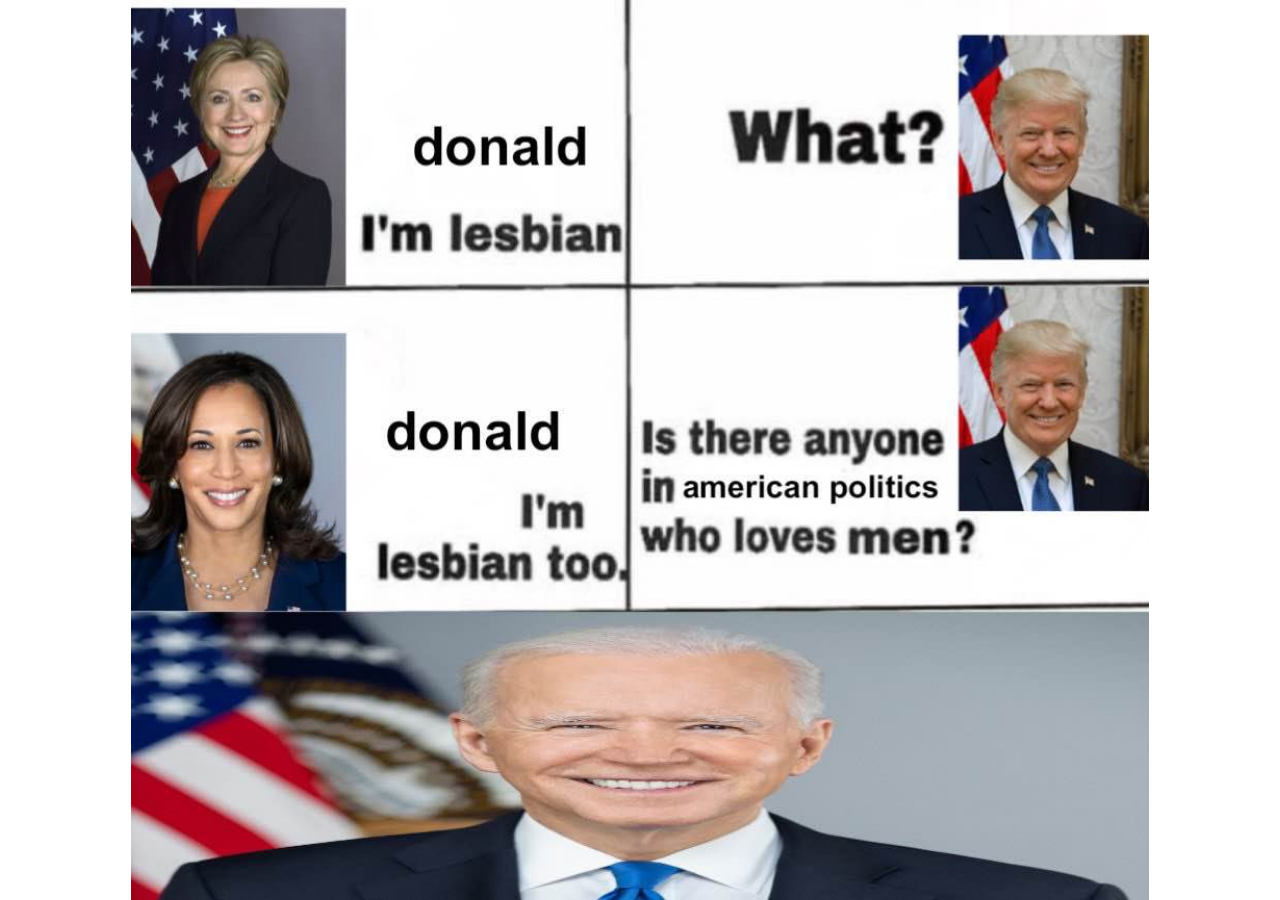
<file: index.html>
<!DOCTYPE html>
<html>
<head>
<meta name="viewport" content="width=device-width, initial-scale=1">
<style>
body, html {
  height: 100%;
  margin: 0;
}

.bg {
  /* The image used */
  background-image: url("maga.jpg");

  /* Full height */
  height: 100%; 

  /* Center and scale the image nicely */
  background-position: center;
  background-repeat: no-repeat;
  background-size: contain;
}
</style>
</head>
<body>
<div class="bg"></div>
</body>
</html>
</file>
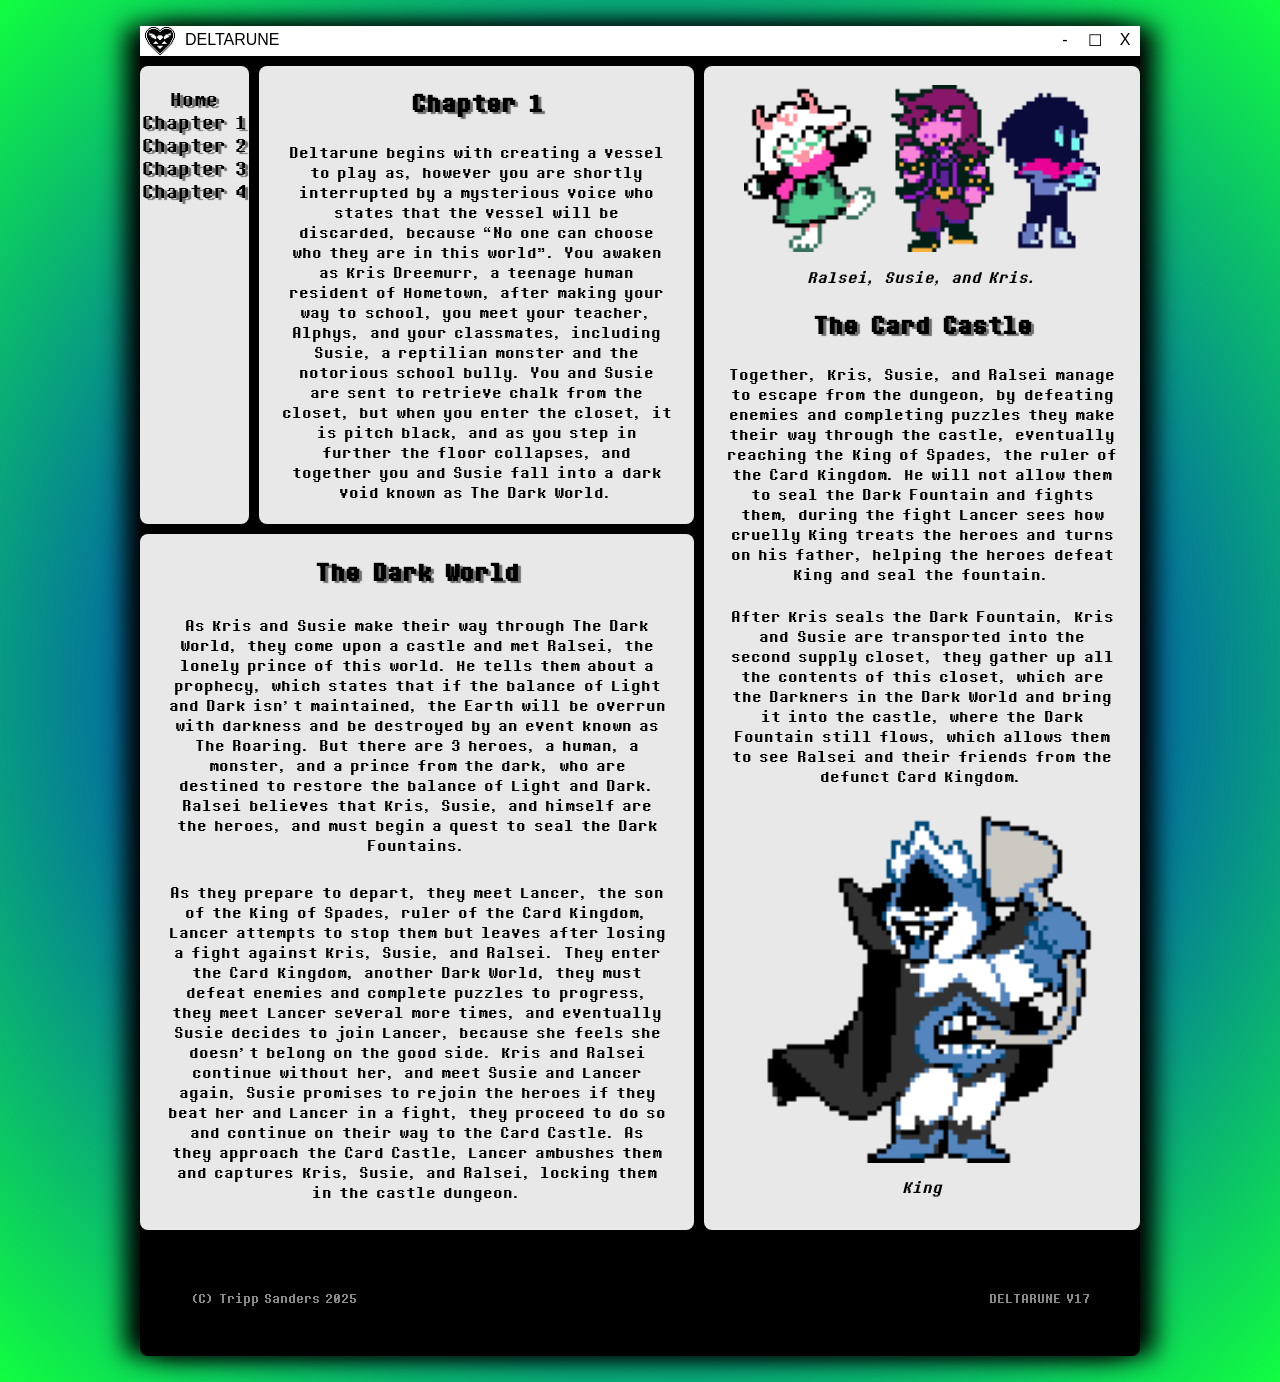
<file: ch1.html>
<!DOCTYPE html>
<html lang="en">
<head>
    <meta charset="utf-8" />
    <title>Chapter 1: The Beginning</title>
    <link href="css/main.css" rel="stylesheet" />
    <link href="css/ch1.css" rel="stylesheet" />
    <link rel="icon" type="image/x-icon" href="img/favicon.ico" />
</head>

<body>
    <header>
        <img src="img/favicon.ico" /> 
        <p>DELTARUNE</p> 
        <p class="buttons" id="x-icon">X</p>
        <p class="buttons">☐</p>
        <p class="buttons">-</p>
    </header>

    <section id="navbar">
        <ul>
            <li><a href="start.html">Home</a></li>
            <li><a href="ch1.html">Chapter 1</a></li>
            <li><a href="ch2.html">Chapter 2</a></li>
            <li><a href="ch3.html">Chapter 3</a></li>
            <li><a href="ch4.html">Chapter 4</a></li>
        </ul>
    </section>

    <section id="S1">
        <h2>Chapter 1</h2>
        <p>
            Deltarune begins with creating a vessel to play as, however you are shortly interrupted by a mysterious voice who states that the vessel will be 
            discarded, because “No one can choose who they are in this world”. You awaken as Kris Dreemurr, a teenage human resident of Hometown, after making 
            your way to school, you meet your teacher, Alphys, and your classmates, including Susie, a reptilian monster and the notorious school bully. 
            You and Susie are sent to retrieve chalk from the closet, but when you enter the closet, it is pitch black, and as you step in further the floor 
            collapses, and together you and Susie fall into a dark void known as The Dark World.
        </p>
    </section>

    <section id="S2">
        <h2>The Dark World</h2>
        <p>
            As Kris and Susie make their way through The Dark World, they come upon a castle and met Ralsei, the lonely prince of this world. He tells them about 
            a prophecy, which states that if the balance of Light and Dark isn't maintained, the Earth will be overrun with darkness and be destroyed by an event known as The Roaring. But there 
            are 3 heroes, a human, a monster, and a prince from the dark, who are destined to restore the balance of Light and Dark. Ralsei believes that Kris, 
            Susie, and himself are the heroes, and must begin a quest to seal the Dark Fountains.
        </p>
        <p>
            As they prepare to depart, they meet Lancer, the son of the King of Spades, ruler of the Card Kingdom, Lancer attempts to stop them but leaves after 
            losing a fight against Kris, Susie, and Ralsei. They enter the Card Kingdom, another Dark World, they must defeat enemies and complete puzzles to 
            progress, they meet Lancer several more times, and eventually Susie decides to join Lancer, because she feels she doesn't belong on the good side. 
            Kris and Ralsei continue without her, and meet Susie and Lancer again, Susie promises to rejoin the heroes if they beat her and Lancer in a fight, 
            they proceed to do so and continue on their way to the Card Castle. As they approach the Card Castle, Lancer ambushes them and captures Kris, Susie, 
            and Ralsei, locking them in the castle dungeon. 
        </p>
    </section>

    <aside>
        <figure>
            <img src="img/Party_overworld_pose.png" alt="Ralsei, Susie, and Kris.">
            <figcaption>Ralsei, Susie, and Kris.</figcaption>
        </figure>
        <h2>The Card Castle</h2>
        <p>
            Together, Kris, Susie, and Ralsei manage to escape from the dungeon, by defeating enemies and completing puzzles they make their way through the 
            castle, eventually reaching the King of Spades, the ruler of the Card Kingdom. He will not allow them to seal the Dark Fountain and fights them, 
            during the fight Lancer sees how cruelly King treats the heroes and turns on his father, helping the heroes defeat King and seal the fountain.
        </p>
        <p>
            After Kris seals the Dark Fountain, Kris and Susie are transported into the second supply closet, they gather up all the contents of this closet, 
            which are the Darkners in the Dark World and bring it into the castle, where the Dark Fountain still flows, which allows them to see Ralsei and 
            their friends from the defunct Card Kingdom.
        </p>
        <figure>
            <img src="img/King_battle_idle.gif" alt="King">
            <figcaption>King</figcaption>
        </figure>        
    </aside>
    
    <footer>
        <p>(C) Tripp Sanders 2025</p>
        <p id="footer_2">DELTARUNE V17</p>
    </footer>
</body>
</html>
</file>
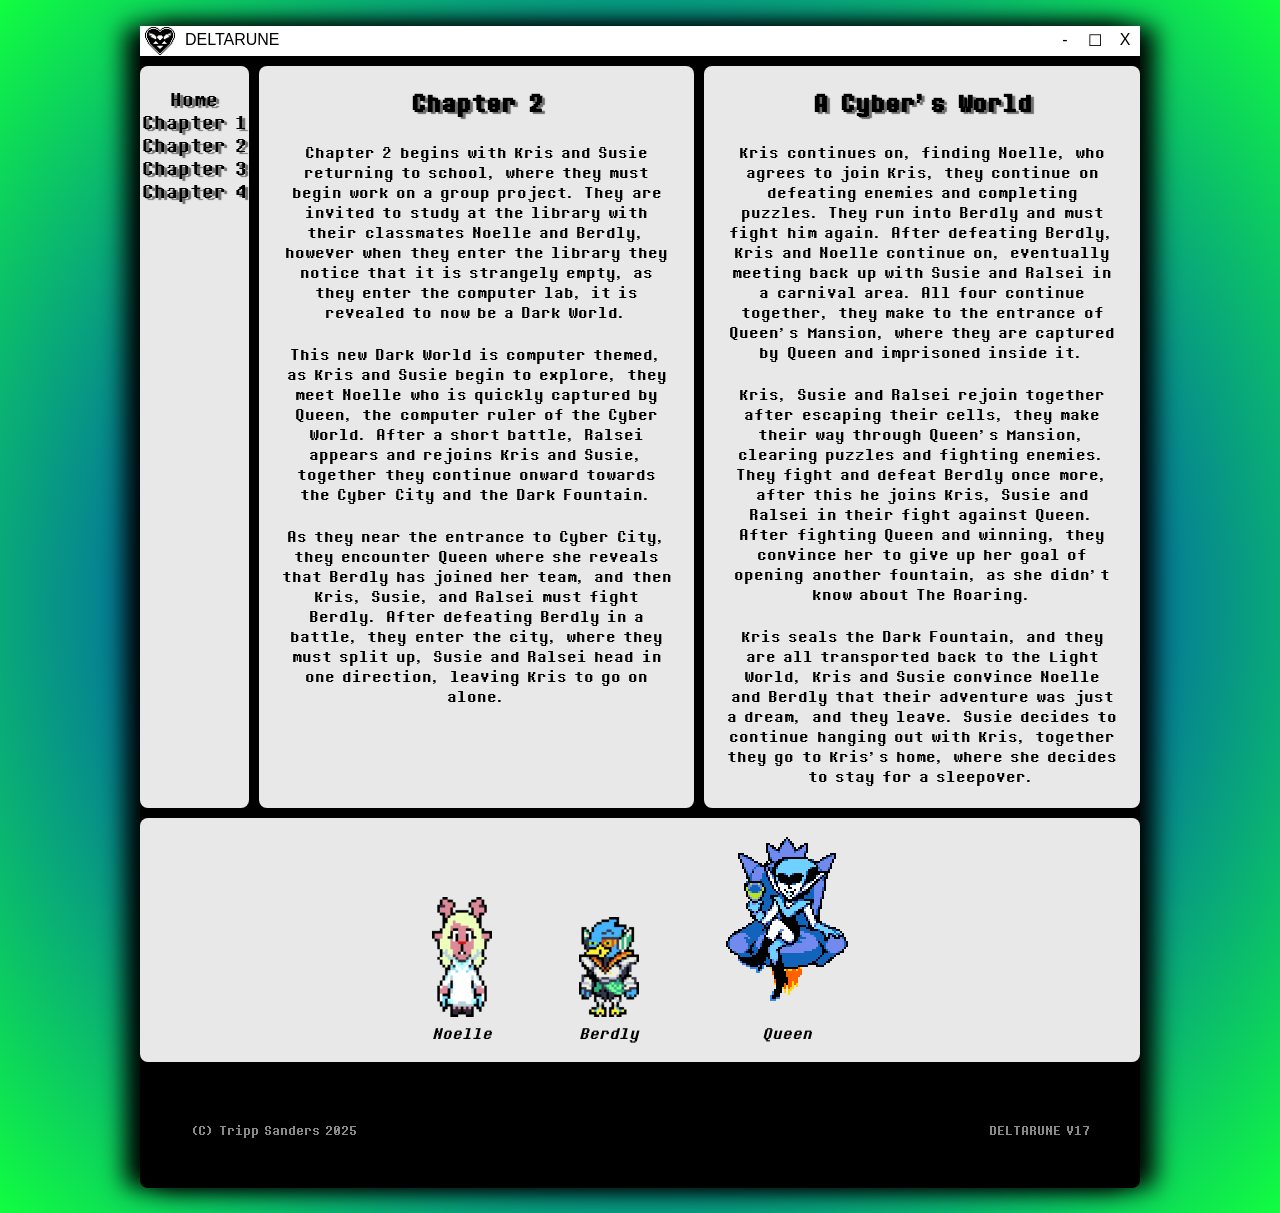
<file: ch2.html>
<!DOCTYPE html>
<html lang="en">
<head>
    <meta charset="utf-8" />
    <title>Chapter 2: A Cyber's World</title>
    <link href="css/main.css" rel="stylesheet" />
    <link href="css/ch2.css" rel="stylesheet" />
    <link rel="icon" type="image/x-icon" href="img/favicon.ico" />
</head>

<body>
    <header>
        <img src="img/favicon.ico" /> 
        <p>DELTARUNE</p> 
        <p class="buttons" id="x-icon">X</p>
        <p class="buttons">☐</p>
        <p class="buttons">-</p>
    </header>

    <section id="navbar">
        <ul>
            <li><a href="start.html">Home</a></li>
            <li><a href="ch1.html">Chapter 1</a></li>
            <li><a href="ch2.html">Chapter 2</a></li>
            <li><a href="ch3.html">Chapter 3</a></li>
            <li><a href="ch4.html">Chapter 4</a></li>
        </ul>
    </section>

    <section id="S1">
        <h2>Chapter 2</h2>
        <p>
            Chapter 2 begins with Kris and Susie returning to school, where they must begin work on a group project. They are invited to study at the library 
            with their classmates Noelle and Berdly, however when they enter the library they notice that it is strangely empty, as they enter the computer lab, 
            it is revealed to now be a Dark World.
        </p>
        <p>
            This new Dark World is computer themed, as Kris and Susie begin to explore, they meet Noelle who is quickly captured by Queen, the computer ruler 
            of the Cyber World. After a short battle, Ralsei appears and rejoins Kris and Susie, together they continue onward towards the Cyber City and the 
            Dark Fountain. 
        </p>
        <p>
            As they near the entrance to Cyber City, they encounter Queen where she reveals that Berdly has joined her team, and then Kris, Susie, and Ralsei 
            must fight Berdly. After defeating Berdly in a battle, they enter the city, where they must split up, Susie and Ralsei head in one direction, 
            leaving Kris to go on alone.
        </p>
    </section>

    <section id="S2">
        <h2>A Cyber's World</h2>

        <p>
            Kris continues on, finding Noelle, who agrees to join Kris, they continue on defeating enemies and completing puzzles. They run into Berdly and must 
            fight him again. After defeating Berdly, Kris and Noelle continue on, eventually meeting back up with Susie and Ralsei in a carnival area. All four 
            continue together, they make to the entrance of Queen's Mansion, where they are captured by Queen and imprisoned inside it.
        </p>
        <p>
            Kris, Susie and Ralsei rejoin together after escaping their cells, they make their way through Queen's Mansion, clearing puzzles and fighting enemies. 
            They fight and defeat Berdly once more, after this he joins Kris, Susie and Ralsei in their fight against Queen. After fighting Queen and winning, 
            they convince her to give up her goal of opening another fountain, as she didn't know about The Roaring.
        </p>
        <p>
            Kris seals the Dark Fountain, and they are all transported back to the Light World, Kris and Susie convince Noelle and Berdly that their adventure 
            was just a dream, and they leave. Susie decides to continue hanging out with Kris, together they go to Kris's home, where she decides to stay for a 
            sleepover.
        </p>
    </section>

    <aside>
        <figure>
            <img src="img/Noelle_overworld_Dark_World.png" alt="Noelle">
            <figcaption>Noelle</figcaption>
        </figure>
        <figure>
            <img src="img/Berdly_overworld_Dark_World.png" alt="Berdly">
            <figcaption>Berdly</figcaption>
        </figure>
        <figure>
            <img src="img/Queen_overworld_chair.gif" alt="Queen">
            <figcaption>Queen</figcaption>
        </figure>        
    </aside>
    
    <footer>
        <p>(C) Tripp Sanders 2025</p>
        <p id="footer_2">DELTARUNE V17</p>
    </footer>
</body>
</html>
</file>
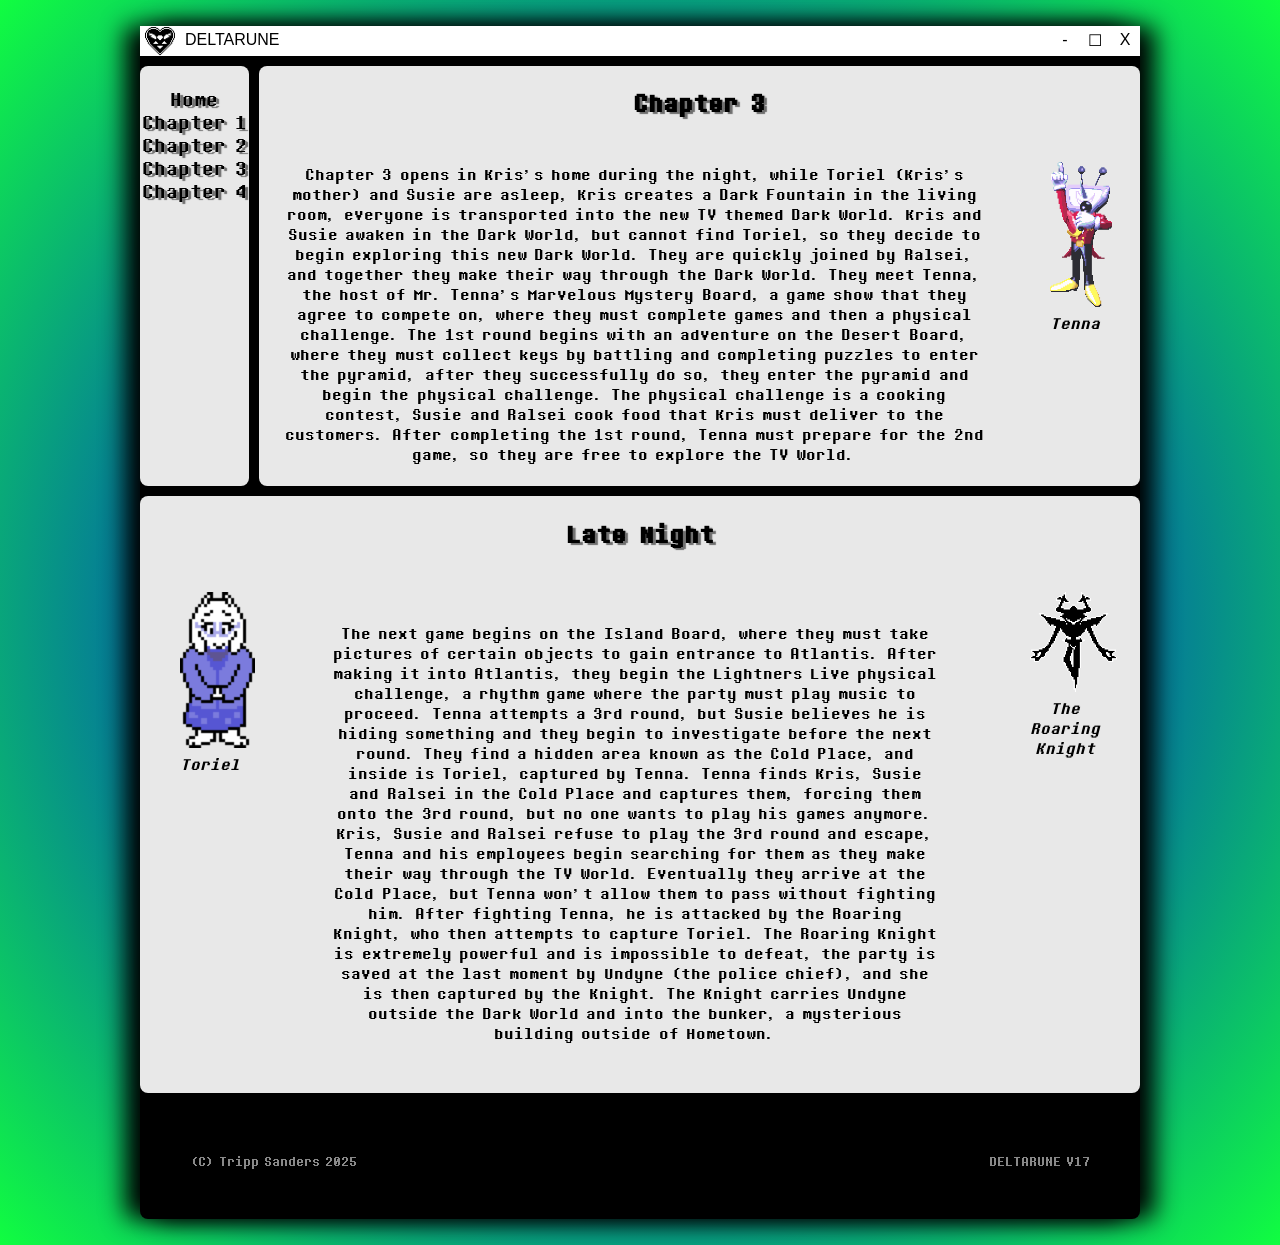
<file: ch3.html>
<!DOCTYPE html>
<html lang="en">
<head>
    <meta charset="utf-8" />
    <title>Chapter 3: Late Night</title>
    <link href="css/main.css" rel="stylesheet" />
    <link href="css/ch3.css" rel="stylesheet" />
    <link rel="icon" type="image/x-icon" href="img/favicon.ico" />
</head>

<body>
    <header>
        <img src="img/favicon.ico" /> 
        <p>DELTARUNE</p> 
        <p class="buttons" id="x-icon">X</p>
        <p class="buttons">☐</p>
        <p class="buttons">-</p>
    </header>

    <section id="navbar">
        <ul>
            <li><a href="start.html">Home</a></li>
            <li><a href="ch1.html">Chapter 1</a></li>
            <li><a href="ch2.html">Chapter 2</a></li>
            <li><a href="ch3.html">Chapter 3</a></li>
            <li><a href="ch4.html">Chapter 4</a></li>
        </ul>
    </section>

    <section id="S1">
        <h2>Chapter 3</h2>
        <div>
            <p>
                Chapter 3 opens in Kris's home during the night, while Toriel (Kris's mother) and Susie are asleep, Kris creates a Dark Fountain in the living room,
                everyone is transported into the new TV themed Dark World. Kris and Susie awaken in the Dark World, but cannot find Toriel, so they decide to begin
                exploring this new Dark World. They are quickly joined by Ralsei, and together they make their way through the Dark World. They meet Tenna, the host
                of Mr. Tenna's Marvelous Mystery Board, a game show that they agree to compete on, where they must complete games and then a physical challenge. The
                1st round begins with an adventure on the Desert Board, where they must collect keys by battling and completing puzzles to enter the pyramid, after
                they successfully do so, they enter the pyramid and begin the physical challenge. The physical challenge is a cooking contest, Susie and Ralsei cook
                food that Kris must deliver to the customers. After completing the 1st round, Tenna must prepare for the 2nd game, so they are free to explore the TV
                World.
            </p>
            <figure>
                <img src="img/Tenna_overworld_point_up.png" alt="Tenna">
                <figcaption>Tenna</figcaption>
            </figure>
        </div>
    </section>

    <section id="S2">
        <h2>Late Night</h2>

        <div>
            <figure>
                <img src="img/Toriel_overworld.png" alt="Toriel">
                <figcaption>Toriel</figcaption>
            </figure>
            <p>
                The next game begins on the Island Board, where they must take pictures of certain objects to gain entrance to Atlantis. After making it into
                Atlantis, they begin the Lightners Live physical challenge, a rhythm game where the party must play music to proceed. Tenna attempts a 3rd 
                round, but Susie believes he is hiding something and they begin to investigate before the next round. They find a hidden area known as the Cold
                Place, and inside is Toriel, captured by Tenna. Tenna finds Kris, Susie and Ralsei in the Cold Place and captures them, forcing them onto the 3rd 
                round, but no one wants to play his games anymore. Kris, Susie and Ralsei refuse to play the 3rd round and escape, Tenna and his employees begin 
                searching for them as they make their way through the TV World. Eventually they arrive at the Cold Place, but Tenna won't allow them to pass 
                without fighting him. After fighting Tenna, he is attacked by the Roaring Knight, who then attempts to capture Toriel. The Roaring Knight is 
                extremely powerful and is impossible to defeat, the party is saved at the last moment by Undyne (the police chief), and she is then captured by 
                the Knight. The Knight carries Undyne outside the Dark World and into the bunker, a mysterious building outside of Hometown.  
            </p>
            <figure>
                <img src="img/Knight_battle_front.png" alt="The Roaring Knight">
                <figcaption>The Roaring Knight</figcaption>
            </figure>
        </div>      
    </section>

    <footer>
        <p>(C) Tripp Sanders 2025</p>
        <p id="footer_2">DELTARUNE V17</p>
    </footer>
</body>
</html>
</file>
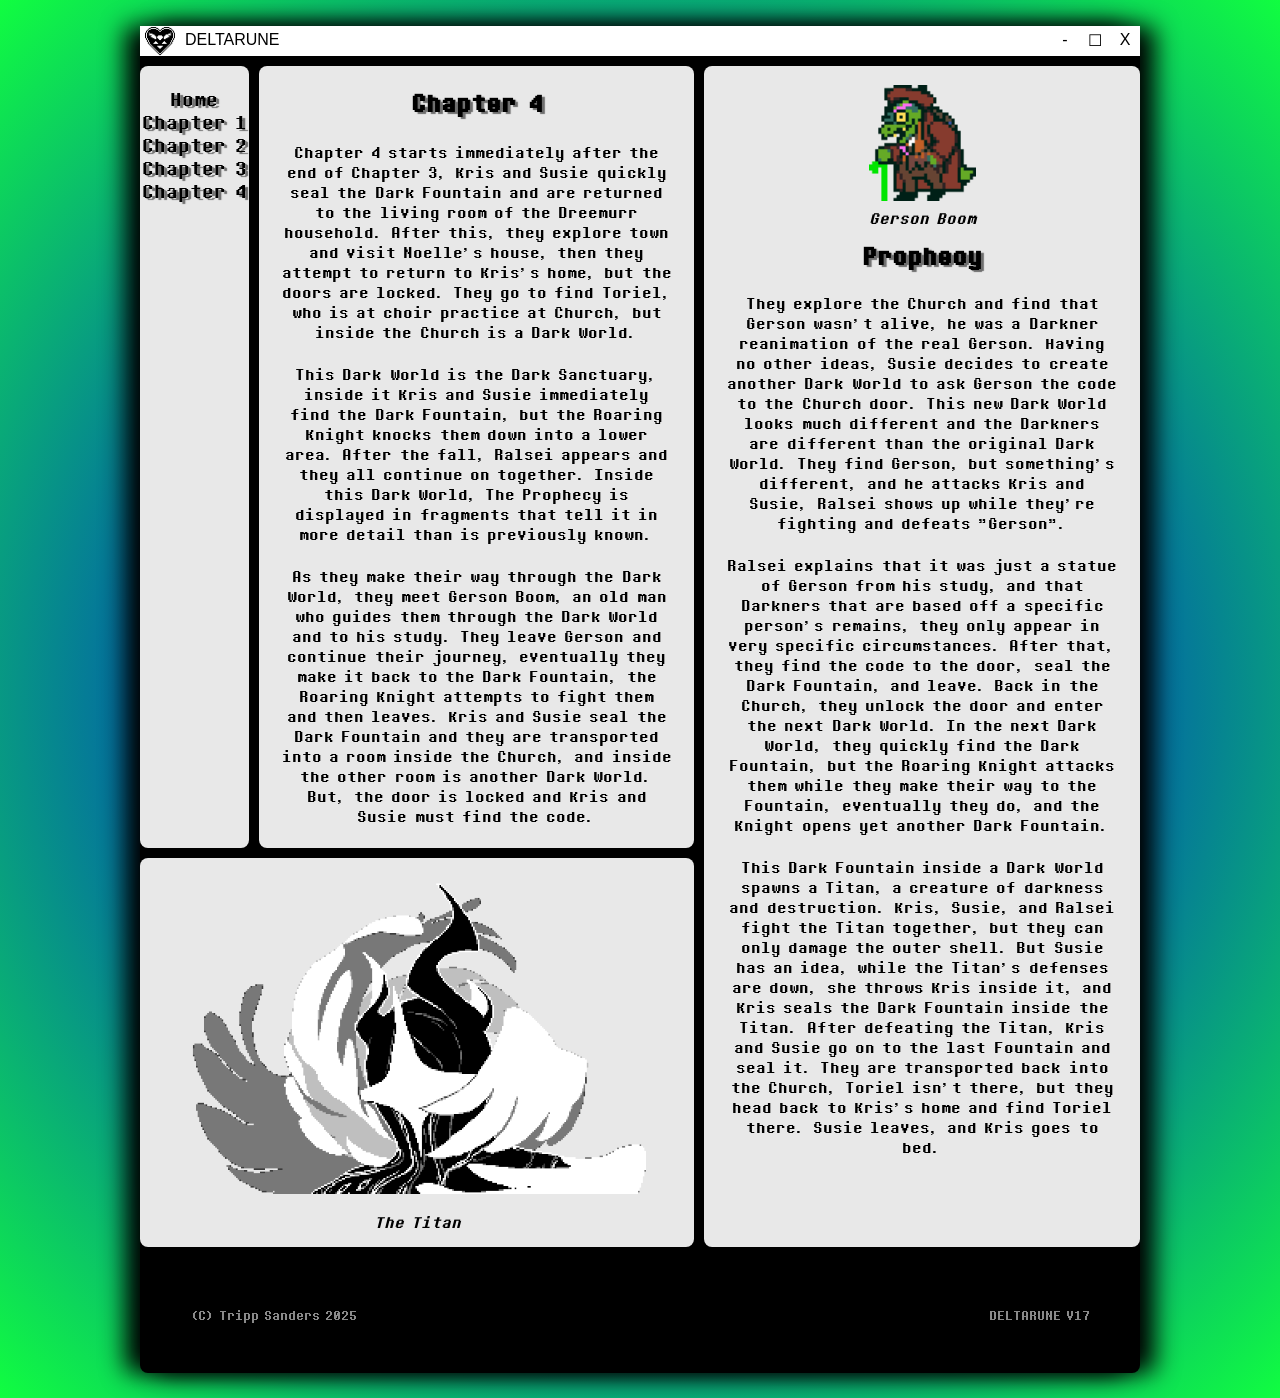
<file: ch4.html>
<!DOCTYPE html>
<html lang="en">
<head>
    <meta charset="utf-8" />
    <title>Chapter 4: Prophecy</title>
    <link href="css/main.css" rel="stylesheet" />
    <link href="css/ch4.css" rel="stylesheet" />
    <link rel="icon" type="image/x-icon" href="img/favicon.ico" />
</head>

<body>
    <header>
        <img src="img/favicon.ico" /> 
        <p>DELTARUNE</p> 
        <p class="buttons" id="x-icon">X</p>
        <p class="buttons">☐</p>
        <p class="buttons">-</p>
    </header>

    <section id="navbar">
        <ul>
            <li><a href="start.html">Home</a></li>
            <li><a href="ch1.html">Chapter 1</a></li>
            <li><a href="ch2.html">Chapter 2</a></li>
            <li><a href="ch3.html">Chapter 3</a></li>
            <li><a href="ch4.html">Chapter 4</a></li>
        </ul>
    </section> 

    <section id="S1">
        <h2>Chapter 4</h2>
        <p>
            Chapter 4 starts immediately after the end of Chapter 3, Kris and Susie quickly seal the Dark Fountain and are returned to the living room of the 
            Dreemurr household. After this, they explore town and visit Noelle's house, then they attempt to return to Kris's home, but the doors are locked. 
            They go to find Toriel, who is at choir practice at Church, but inside the Church is a Dark World.
        </p>
        <p>
            This Dark World is the Dark Sanctuary, inside it Kris and Susie 
            immediately find the Dark Fountain, but the Roaring Knight knocks them down into a lower area. After the fall, Ralsei appears and they all continue on 
            together. Inside this Dark World, The Prophecy is displayed in fragments that tell it in more detail than is previously known.
        </p>
        <p>
            As they make their way through the Dark World, they meet Gerson Boom, an old man who guides them through the Dark World and to his study. They leave Gerson and continue their journey, eventually they make it back to the Dark Fountain, the Roaring Knight attempts to fight them and then leaves. Kris and Susie 
            seal the Dark Fountain and they are transported into a room inside the Church, and inside the other room is another Dark World. But, the door is 
            locked and Kris and Susie must find the code.
        </p>
    </section>

    <section id="S2">
        <figure>
            <img src="img/Gerson_Boom_overworld.png" alt="Gerson Boom">
            <figcaption>Gerson Boom</figcaption>
        </figure>
        <h2 id="second">Prophecy</h2>
        <p>
            They explore the Church and find that Gerson wasn't alive, he was a Darkner reanimation of the real Gerson. 
            Having no other ideas, Susie decides to create another Dark World to ask Gerson the code to the Church door. This new Dark World looks much different 
            and the Darkners are different than the original Dark World. They find Gerson, but something's different, and he attacks Kris and Susie, Ralsei shows 
            up while they're fighting and defeats "Gerson".
        </p>
        <p>
            Ralsei explains that it was just a statue of Gerson from his study, and that Darkners that are based off a 
            specific person's remains, they only appear in very specific circumstances. 
            After that, they find the code to the door, seal the Dark Fountain, and 
            leave. Back in the Church, they unlock the door and enter the next Dark World. In the next Dark World, they quickly find the Dark Fountain, but the 
            Roaring Knight attacks them while they make their way to the Fountain, eventually they do, and the Knight opens yet another Dark Fountain.
        </p>
        <p>
            This Dark 
            Fountain inside a Dark World spawns a Titan, a creature of darkness and destruction. 
            Kris, Susie, and Ralsei fight the Titan together, but they can 
            only damage the outer shell. But Susie has an idea, while the Titan's defenses are down, she throws Kris inside it, and Kris seals the Dark Fountain 
            inside the Titan. After defeating the Titan, Kris and Susie go on to the last Fountain and seal it. They are transported back into the Church, Toriel 
            isn't there, but they head back to Kris's home and find Toriel there. Susie leaves, and Kris goes to bed.
        </p>
    </section>

    <aside>
        <figure>
            <img src="img/Titan_battle_idle.gif" alt="The Titan">
            <figcaption>The Titan</figcaption>
        </figure>        
    </aside>

    <footer>
        <p>(C) Tripp Sanders 2025</p>
        <p id="footer_2">DELTARUNE V17</p>
    </footer>
</body>
</html>
</file>
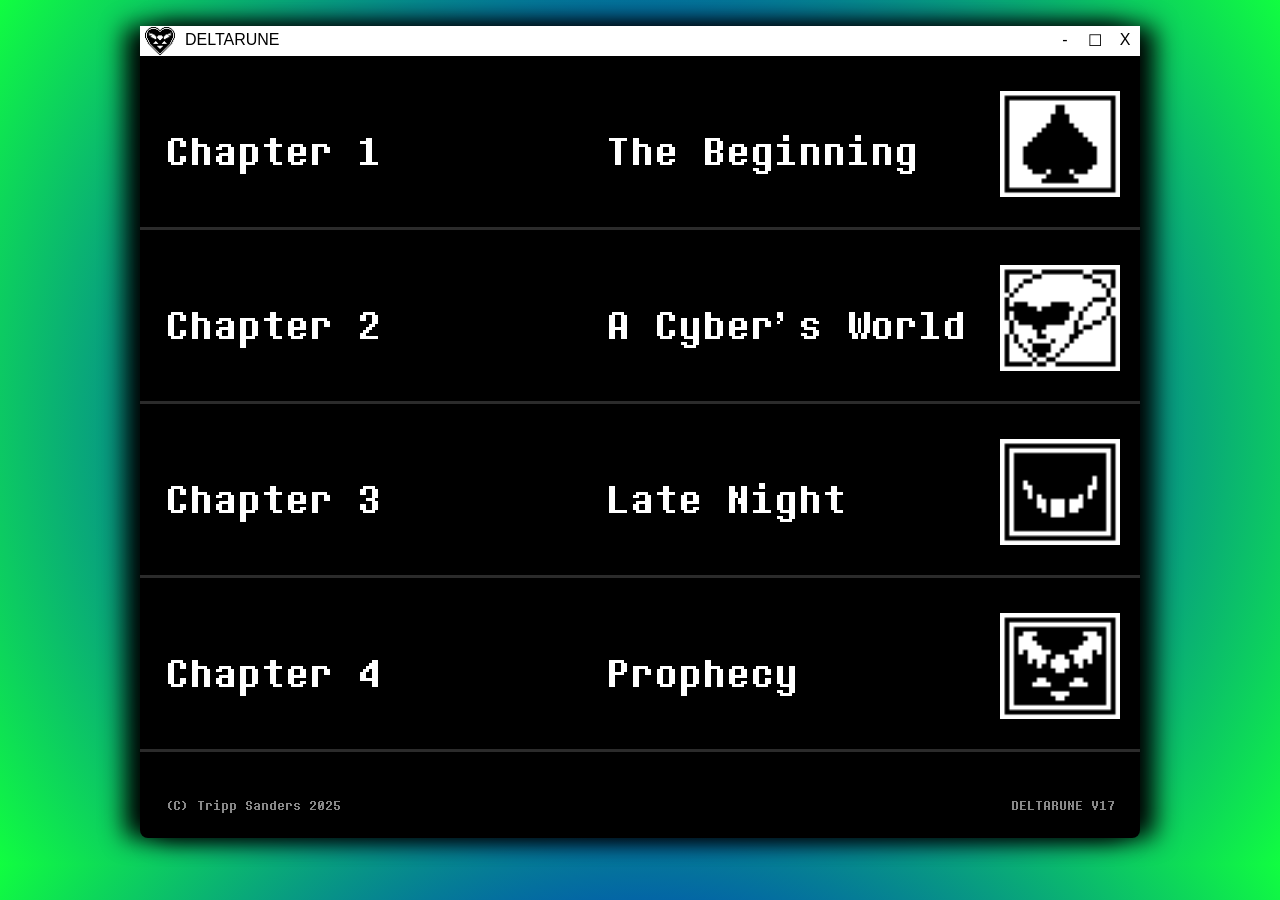
<file: start.html>
<!DOCTYPE html>
<html lang="en">
<head>
    <meta charset="utf-8" />
    <title>DELTARUNE</title>
    <link href="css/main.css" rel="stylesheet" />
    <link href="css/start.css" rel="stylesheet" />
    <link rel="icon" type="image/x-icon" href="img/favicon.ico" />
</head>

<body>
    <header>
        <img src="img/favicon.ico" /> 
        <p>DELTARUNE</p> 
        <p class="buttons" id="x-icon">X</p>
        <p class="buttons">☐</p>
        <p class="buttons">-</p>
    </header>

    <nav id="nav1">
        <a href="ch1.html"> <p class="ch_num">Chapter 1</p> <p class="ch_names">The Beginning</p> <img class="icons" src="img/Chapter_1_icon.png" /></a>
    </nav>
    <nav id="nav2">
        <a href="ch2.html"> <p class="ch_num">Chapter 2</p> <p class="ch_names">A Cyber's World</p> <img class="icons" src="img/Chapter_2_icon.png" /></a>
    </nav>
    <nav id="nav3">
        <a href="ch3.html"> <p class="ch_num">Chapter 3</p> <p class="ch_names">Late Night</p> <img class="icons" src="img/Chapter_3_icon.png" /></a>
    </nav>
    <nav id="nav4">
        <a href="ch4.html"> <p class="ch_num">Chapter 4</p> <p class="ch_names">Prophecy</p> <img class="icons" src="img/Chapter_4_icon.png" /></a>
    </nav>

    <footer>
        <p>(C) Tripp Sanders 2025</p>
        <p id="footer_2">DELTARUNE V17</p>
    </footer>
</body>
</html>
</file>
<file: css/main.css>
@charset "utf-8";
@font-face {
    font-family: 'Undertale';
    src: url("../img/undertale.ttf") format('truetype');
}


html {
    background: radial-gradient(circle,hsl(219, 100%, 37%) 40%, hsl(132, 99%, 53%));
}


/* body size and text styles */
body {
    margin: 2% auto 2% auto;
    width: 100%;
    max-width: 1000px;
    min-width: 640px;
    background-color: black;  
    font-family: 'Undertale', sans-serif;
    box-shadow: black 15px 0px 25px, black -15px 0px 25px;
    border-radius: 8px;
    text-align: center;
}


/*header styles for windows title bar*/
header {
    background-color: white;
    color: black;
    font-family: 'Segoe UI', sans-serif;
    font-size: medium;
}
header img, header p {
    float: left;
    width: 3%;
    margin: 0%;
    margin-left: 0.5%;
}
header p {
    margin-left: 1%;
    margin-top: 0.5%;
    margin-bottom: auto;
}
p#x-icon {
    float: right;
}
p.buttons {
    float: right;
    margin-left: 0;
}
p.buttons:hover {
    background-color: lightgrey;
}
p#x-icon:hover {
    background-color: red;
}


/*img and text styles*/
img {
    width: 100%;
}
figcaption {
    margin-top: 3%;
    font-style: italic;
}
h1, h2, li {
    text-shadow: rgb(110, 110, 110) 3px 2px 1px;
}
p {
    margin: 5%;
}
a:hover, a:active {
    text-decoration: underline;
}
a {
    color:black;
    text-decoration: none;
}
ul {
    list-style-type: none;
    padding: 0;
    font-size: 17pt;
}


/* section/aside styles */
section, aside {
    background-color: hsl(0, 0%, 91%);
    border-radius: 8px;
}


/*footer styles*/
footer {
    border-bottom-right-radius: 8px;
    border-bottom-left-radius: 8px;
}
footer p {
    float: left;
    font-size: medium;
    color: rgb(137, 137, 137);
}
footer p#footer_2 {
    float: right;
}


/*body > * {
    outline: 2px dashed red;
}
    section > *, aside > * {
    outline: 2px dashed blue;
}
img {
    outline: 2px dashed green;
}
</file>
<file: css/ch1.css>
/* body text styles*/
body {
   color: black;
   word-spacing: -0.18rem;
   font-size: larger;
}


/* grid stuff */
body {
   display: grid;
   grid-template-columns: 0.25fr 1fr 1fr;
   grid-template-areas: "header header header"
                        "navbar section1 aside"
                        "section2 section2 aside"
                        "footer footer footer";
   column-gap: 10px;
   row-gap: 10px;
}
header {grid-area: header;}
section#navbar {grid-area: navbar;}
section#S1 {grid-area: section1;}
section#S2 {grid-area: section2}
aside {grid-area: aside;}
footer {grid-area: footer;}
</file>
<file: css/ch2.css>
/* body text styles*/
body {
   color: black;
   word-spacing: -0.18rem;
   font-size: larger;
}


/*img and text style*/
figure {
   display: inline-block;
}


/* grid stuff */
body {
   display: grid;
   grid-template-columns: 0.25fr 1fr 1fr;
   grid-template-areas: "header header header"
                        "navbar section1 section2"
                        "aside aside aside"
                        "footer footer footer";
   column-gap: 10px;
   row-gap: 10px;
}
header {grid-area: header;}
section#navbar {grid-area: navbar;}
section#S1 {grid-area: section1;}
section#S2 {grid-area: section2}
aside {grid-area: aside;}
footer {grid-area: footer;}
</file>
<file: css/ch3.css>
/* body text styles*/
body {
   color: black;
   word-spacing: -0.18rem;
   font-size: larger;
}


/*img and text styles*/
img {
   width: 125%;
}
section#S1 p {
   margin: 2.5%;
   float: none;
}


/* div style */
div {
   display: flex;
}


/* grid stuff */
body {
   display: grid;
   grid-template-columns: 0.25fr 1fr 1fr;
   grid-template-areas: "header header header"
                        "navbar section1 section1"
                        "section2 section2 section2"
                        "footer footer footer";
   column-gap: 10px;
   row-gap: 10px;
}
header {grid-area: header;}
section#navbar {grid-area: navbar;}
section#S1 {grid-area: section1;}
section#S2 {grid-area: section2}
aside {grid-area: aside;}
footer {grid-area: footer;}
</file>
<file: css/ch4.css>
/* body text styles*/
body {
   color: black;
   word-spacing: -0.18rem;
   font-size: larger;
}


/*img and text styles*/
figure {
   display: inline-block;
   margin-bottom: 0;
}
figcaption {
   margin-bottom: 3%;
}
h2#second {
   margin: 2.5%;
}


/* grid stuff */
body {
   display: grid;
   grid-template-columns: 0.25fr 1fr 1fr;
   grid-template-areas: "header header header"
                        "navbar section1 section2"
                        "aside aside section2"
                        "footer footer footer";
   column-gap: 10px;
   row-gap: 10px;
}
header {grid-area: header;}
section#navbar {grid-area: navbar;}
section#S1 {grid-area: section1;}
section#S2 {grid-area: section2}
aside {grid-area: aside;}
footer {grid-area: footer;}
</file>
<file: css/start.css>
/* body text style*/
body {
   color: white;
}


/*nav styles */
nav {
   font-size: 3rem;
   border-bottom: solid;
   color: rgb(43,43,43);
}
nav p {
   margin-top: 5%;
   margin-bottom: 5%;
}


/*img and text styles*/
p {
   margin: 2.5%;
   display: inline;
}
p.ch_num {
   float: left;
}
p.ch_names {
   float: inline-start;
   margin-left: 20%;
}
a:hover, a:active {
   color: yellow;
}
a {
   color:white;
   text-decoration: none;
}
img.icons {
   float: right;
   width: 12%;
   margin-right: 2%;
   margin-top: 1.5%;
   margin-bottom: 3%;
}


/* grid stuff */
body {
   display: grid;
   grid-template-columns: 1fr 1fr;
   grid-template-areas: "header header"
                        "nav1 nav1"
                        "nav2 nav2"
                        "nav3 nav3"  
                        "nav4 nav4"                                              
                        "footer footer";
   column-gap: 40px;
   row-gap: 20px;
}
header {grid-area: header;}
footer {grid-area: footer;}
nav#nav1 {grid-area: nav1;}
nav#nav2 {grid-area: nav2}
nav#nav3 {grid-area: nav3}
nav#nav4 {grid-area: nav4}
</file>
